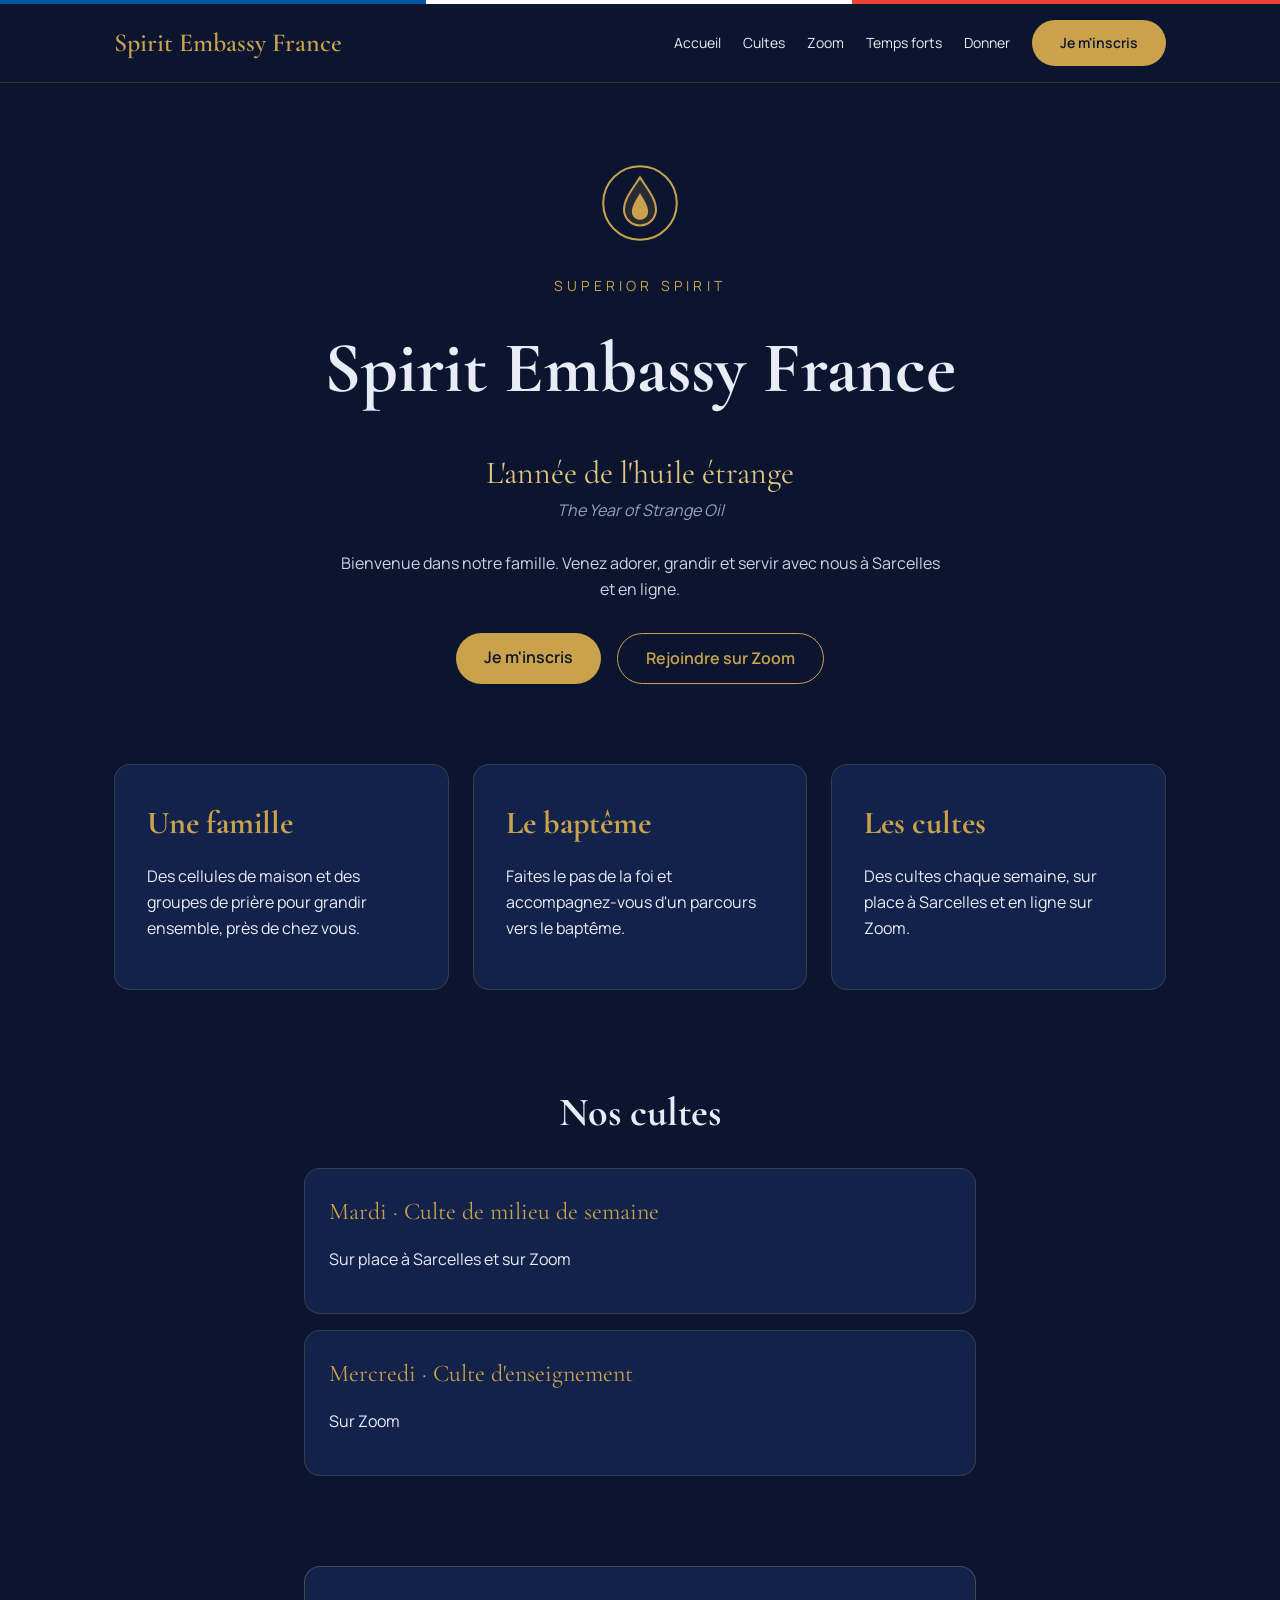
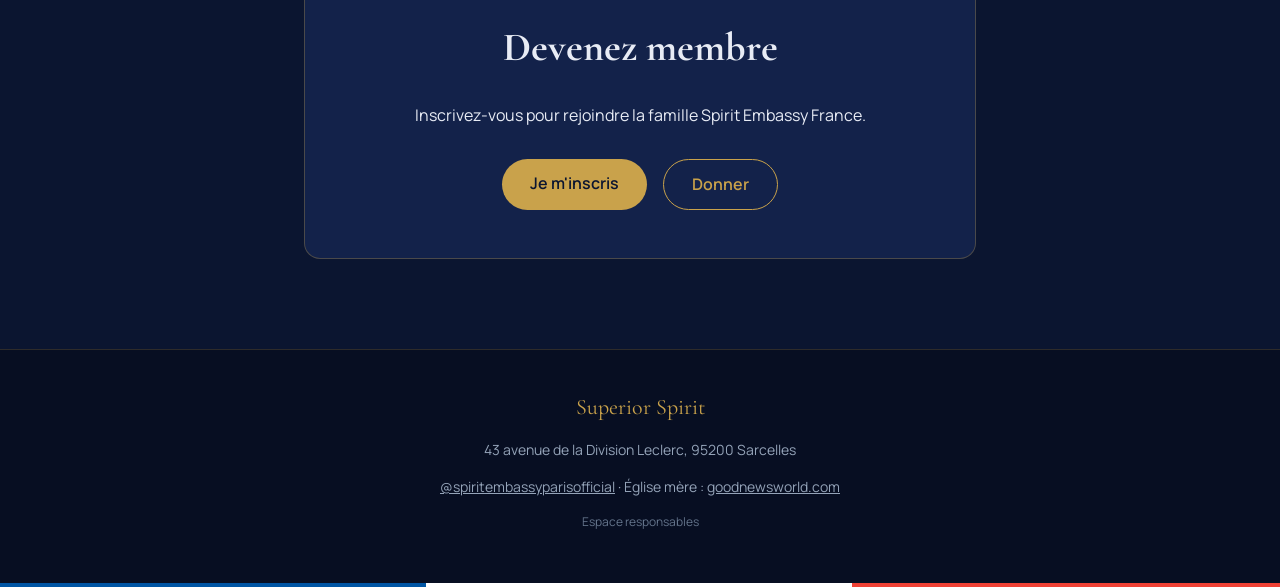
<file: index.html>
<!DOCTYPE html>
<html lang="fr">
<head>
  <meta charset="UTF-8">
  <meta name="viewport" content="width=device-width, initial-scale=1">
  <title>Spirit Embassy France</title>
  <link rel="stylesheet" href="style.css">
  <script src="config.js"></script>
  <script src="liens.js"></script>
</head>
<body>
  <div class="liseret"></div>
  <header>
    <nav>
      <a href="index.html" class="logo" data-c="nom"></a>
      <div class="liens">
        <a href="index.html">Accueil</a>
        <a href="index.html#cultes">Cultes</a>
        <a href="zoom.html">Zoom</a>
        <a href="galerie.html">Temps forts</a>
        <a href="don.html">Donner</a>
        <a href="inscription.html" class="bouton">Je m'inscris</a>
      </div>
    </nav>
  </header>

  <main>
    <section class="hero">
      <svg viewBox="0 0 100 100" fill="none" stroke="#C9A24B" stroke-width="2.5">
        <circle cx="50" cy="50" r="46"/>
        <path d="M50 18 C62 36 70 46 70 58 a20 20 0 0 1 -40 0 C30 46 38 36 50 18 Z" fill="#C9A24B" fill-opacity="0.15"/>
        <path d="M50 40 C56 50 59 55 59 61 a9 9 0 0 1 -18 0 C41 55 44 50 50 40 Z" fill="#C9A24B"/>
      </svg>
      <p class="devise" data-c="devise"></p>
      <h1 data-c="nom"></h1>
      <p class="theme" data-c="theme"></p>
      <p class="theme-en" data-c="themeEn"></p>
      <p class="intro">Bienvenue dans notre famille. Venez adorer, grandir et servir avec nous à Sarcelles et en ligne.</p>
      <div class="boutons">
        <a href="inscription.html" class="bouton">Je m'inscris</a>
        <a href="zoom.html" class="bouton bouton-vide">Rejoindre sur Zoom</a>
      </div>
    </section>

    <section class="piliers">
      <div class="carte"><h2>Une famille</h2><p>Des cellules de maison et des groupes de prière pour grandir ensemble, près de chez vous.</p></div>
      <div class="carte"><h2>Le baptême</h2><p>Faites le pas de la foi et accompagnez-vous d'un parcours vers le baptême.</p></div>
      <div class="carte"><h2>Les cultes</h2><p>Des cultes chaque semaine, sur place à Sarcelles et en ligne sur Zoom.</p></div>
    </section>

    <section class="centre" id="cultes">
      <h2>Nos cultes</h2>
      <div id="cultes-liste"></div>
    </section>

    <section class="centre">
      <div class="appel">
        <h2>Devenez membre</h2>
        <p>Inscrivez-vous pour rejoindre la famille Spirit Embassy France.</p>
        <div class="boutons">
          <a href="inscription.html" class="bouton">Je m'inscris</a>
          <a href="don.html" class="bouton bouton-vide">Donner</a>
        </div>
      </div>
    </section>
  </main>

  <footer>
    <p class="titre" data-c="devise"></p>
    <p data-c="adresse"></p>
    <p><a id="lien-insta" href="#"></a> · Église mère : <a id="lien-mere" href="#">goodnewsworld.com</a></p>
    <p style="font-size:12px;margin-top:14px"><a id="lien-resp" href="#" style="color:#64748b;text-decoration:none">Espace responsables</a></p>
  </footer>
  <div class="liseret"></div>

<script>
const insta = document.getElementById("lien-insta");
insta.href = LIENS.instagram;
insta.textContent = CONFIG.instagramNom;
document.getElementById("lien-mere").href = LIENS.egliseMere;
document.getElementById("lien-resp").href = LIENS.scriptTableau;
</script>
</body>
</html>
</file>
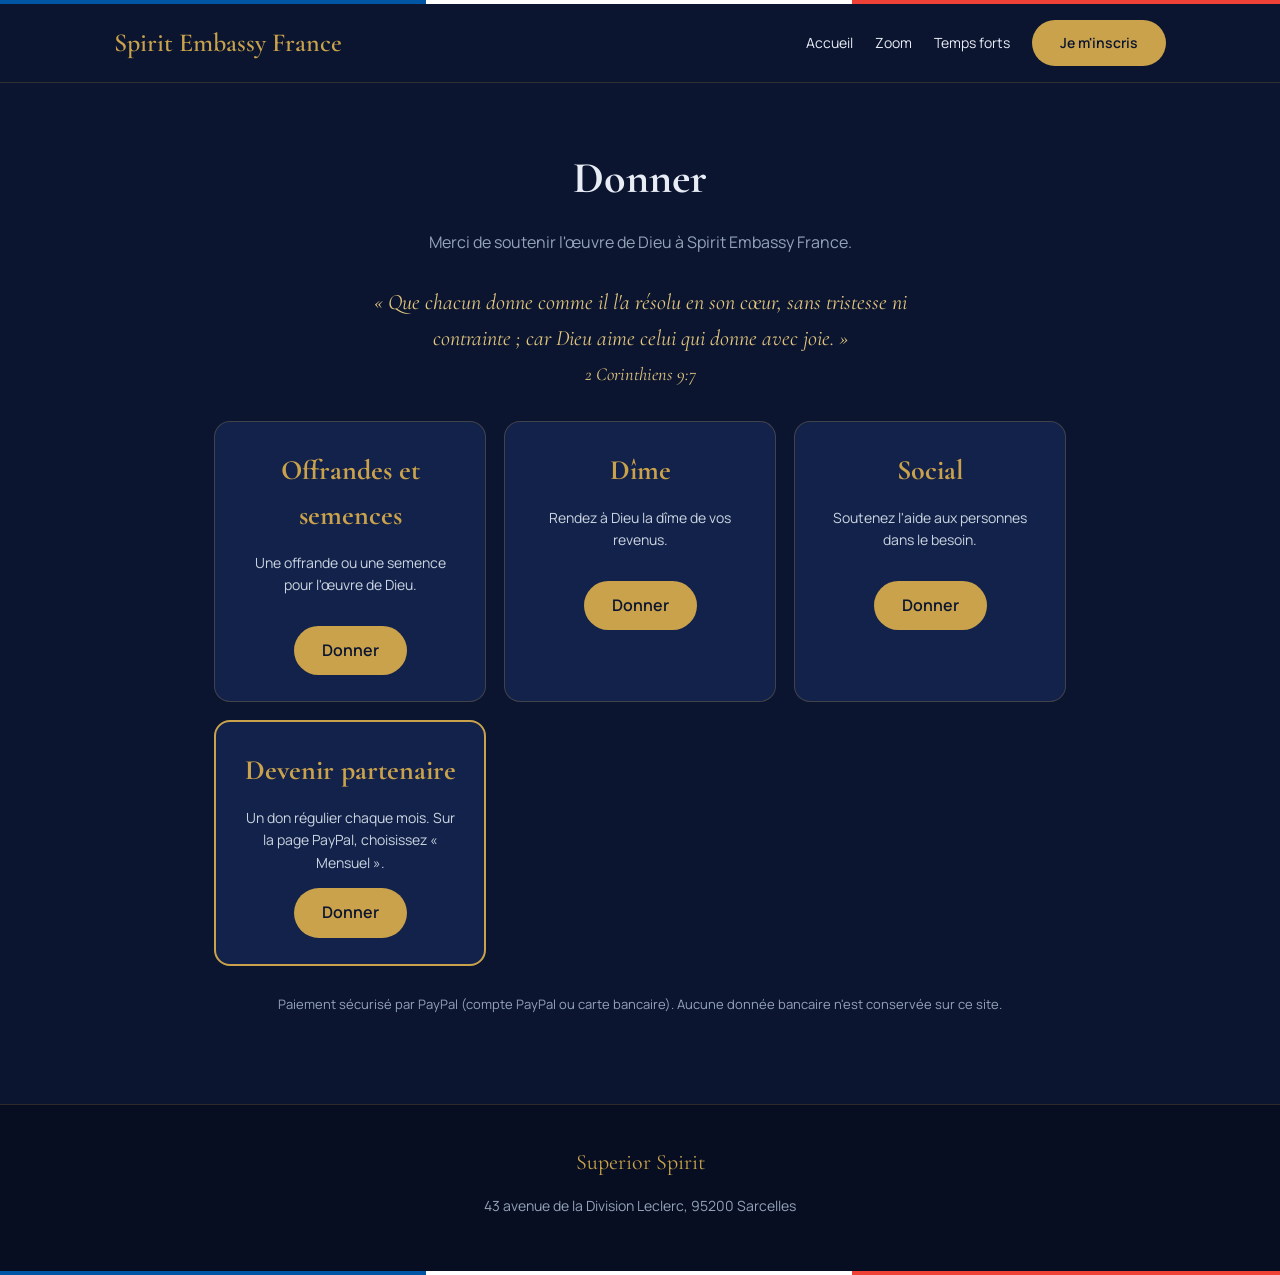
<file: don.html>
<!DOCTYPE html>
<html lang="fr">
<head>
  <meta charset="UTF-8">
  <meta name="viewport" content="width=device-width, initial-scale=1">
  <title>Donner · Spirit Embassy France</title>
  <link rel="stylesheet" href="style.css">
  <script src="config.js"></script>
  <script src="liens.js"></script>
</head>
<body>
  <div class="liseret"></div>
  <header><nav>
    <a href="index.html" class="logo" data-c="nom"></a>
    <div class="liens"><a href="index.html">Accueil</a><a href="zoom.html">Zoom</a><a href="galerie.html">Temps forts</a>
      <a href="inscription.html" class="bouton">Je m'inscris</a></div>
  </nav></header>

  <main>
    <section class="formulaire">
      <h1>Donner</h1>
      <p class="sous">Merci de soutenir l'œuvre de Dieu à Spirit Embassy France.</p>
    </section>
    <p class="verset">« Que chacun donne comme il l'a résolu en son cœur, sans tristesse ni contrainte ; car Dieu aime celui qui donne avec joie. » <br><small>2 Corinthiens 9:7</small></p>

    <div class="dons" id="dons"></div>
    <p class="securite">Paiement sécurisé par PayPal (compte PayPal ou carte bancaire). Aucune donnée bancaire n'est conservée sur ce site.</p>
  </main>

  <footer><p class="titre" data-c="devise"></p><p data-c="adresse"></p></footer>
  <div class="liseret"></div>

<script>
const types = [
  ["Offrandes et semences", "Une offrande ou une semence pour l'œuvre de Dieu."],
  ["Dîme", "Rendez à Dieu la dîme de vos revenus."],
  ["Social", "Soutenez l'aide aux personnes dans le besoin."],
  ["Devenir partenaire", "Un don régulier chaque mois. Sur la page PayPal, choisissez « Mensuel »."]
];
document.getElementById("dons").innerHTML = types.map(([t, d]) => `
  <div class="don-carte ${t === "Devenir partenaire" ? "partenaire" : ""}">
    <h2>${t}</h2><p>${d}</p>
    <a class="bouton" href="${LIENS.paypal}" target="_blank" rel="noopener">Donner</a>
  </div>`).join("");
</script>
</body>
</html>
</file>
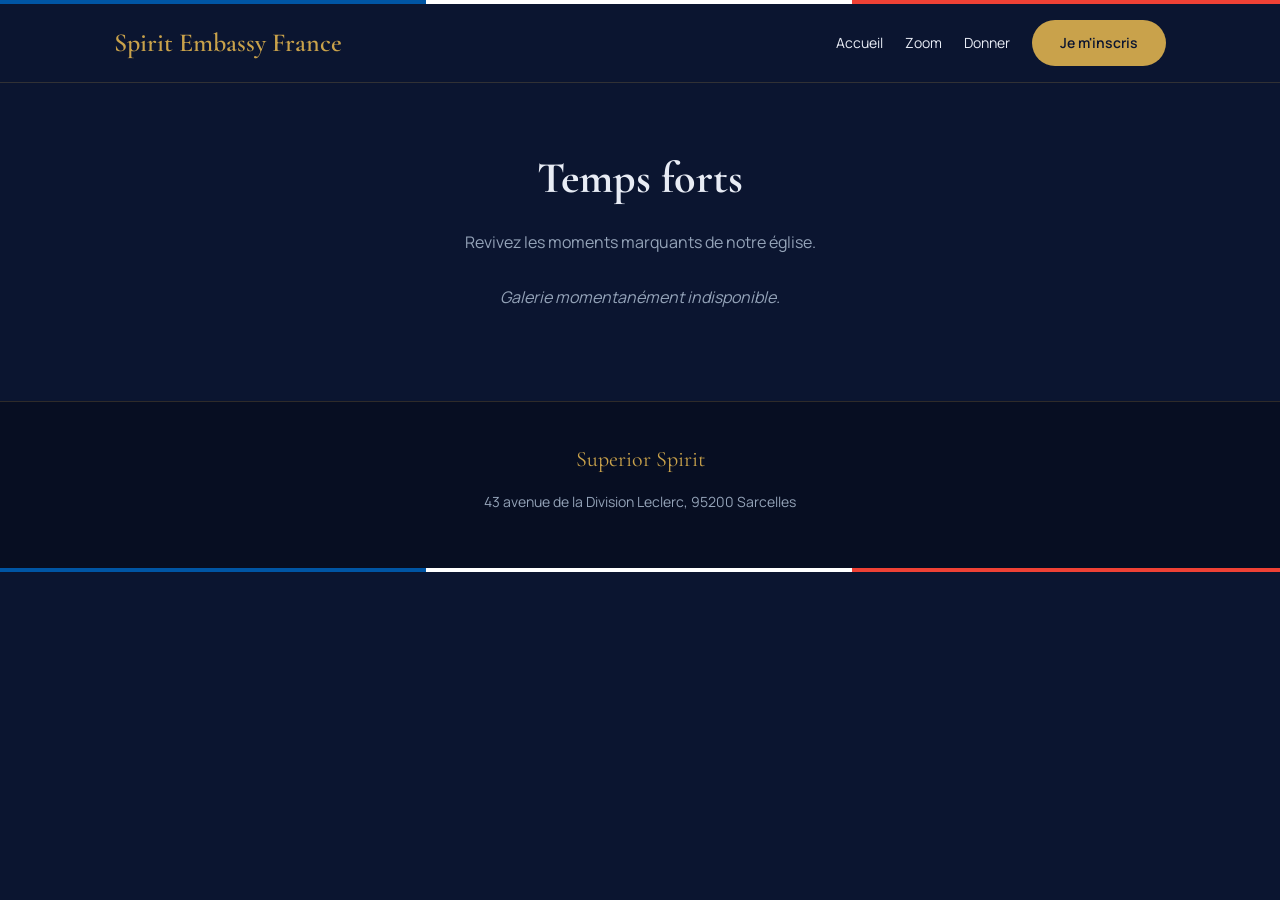
<file: galerie.html>
<!DOCTYPE html>
<html lang="fr">
<head>
  <meta charset="UTF-8">
  <meta name="viewport" content="width=device-width, initial-scale=1">
  <title>Temps forts · Spirit Embassy France</title>
  <link rel="stylesheet" href="style.css">
  <script src="config.js"></script>
  <script src="liens.js"></script>
</head>
<body>
  <div class="liseret"></div>
  <header><nav>
    <a href="index.html" class="logo" data-c="nom"></a>
    <div class="liens"><a href="index.html">Accueil</a><a href="zoom.html">Zoom</a><a href="don.html">Donner</a>
      <a href="inscription.html" class="bouton">Je m'inscris</a></div>
  </nav></header>

  <main>
    <section class="formulaire">
      <h1>Temps forts</h1>
      <p class="sous">Revivez les moments marquants de notre église.</p>
    </section>
    <div class="carrousel" id="carrousel">
      <div class="piste" id="piste"></div>
      <button class="fleche g" id="prec" aria-label="Précédent">‹</button>
      <button class="fleche d" id="suiv" aria-label="Suivant">›</button>
      <div class="points" id="points"></div>
    </div>
    <p class="aucune" id="vide" style="text-align:center"></p>
  </main>

  <footer><p class="titre" data-c="devise"></p><p data-c="adresse"></p></footer>
  <div class="liseret"></div>

<script>
const esc = s => String(s || "").replace(/[&<>"']/g, c => ({"&":"&amp;","<":"<",">":">",'"':"&quot;","'":"&#39;"}[c]));
let n = 0, i = 0, minuteur;
const piste = document.getElementById("piste"), points = document.getElementById("points");

function aller(k) {
  i = (k + n) % n;
  piste.style.transform = "translateX(-" + i * 100 + "%)";
  [...points.children].forEach((p, j) => p.classList.toggle("actif", j === i));
}
function demarrer() { clearInterval(minuteur); minuteur = setInterval(() => aller(i + 1), 5000); }

fetch(LIENS.scriptGalerie).then(r => r.json()).then(liste => {
  n = liste.length;
  if (!n) { document.getElementById("carrousel").classList.add("masque");
            document.getElementById("vide").textContent = "Les photos arrivent bientôt."; return; }
  piste.innerHTML = liste.map(p => `
    <div class="diapo"><img loading="lazy" alt="${esc(p.titre)}"
      src="https://drive.google.com/thumbnail?id=${encodeURIComponent(p.id)}&sz=w1600">
      <div class="legende"><strong>${esc(p.titre)}</strong>${esc(p.date)}</div></div>`).join("");
  points.innerHTML = liste.map((_, j) => `<span data-j="${j}"></span>`).join("");
  aller(0); demarrer();
}).catch(() => {
  document.getElementById("carrousel").classList.add("masque");
  document.getElementById("vide").textContent = "Galerie momentanément indisponible.";
});

document.getElementById("prec").onclick = () => { aller(i - 1); demarrer(); };
document.getElementById("suiv").onclick = () => { aller(i + 1); demarrer(); };
points.onclick = e => { if (e.target.dataset.j) { aller(+e.target.dataset.j); demarrer(); } };
const car = document.getElementById("carrousel");
car.onmouseenter = () => clearInterval(minuteur);
car.onmouseleave = demarrer;
let x0 = null;
car.addEventListener("touchstart", e => x0 = e.touches[0].clientX, { passive: true });
car.addEventListener("touchend", e => {
  if (x0 === null) return;
  const dx = e.changedTouches[0].clientX - x0;
  if (Math.abs(dx) > 40) { aller(i + (dx < 0 ? 1 : -1)); demarrer(); }
  x0 = null;
});
</script>
</body>
</html>
</file>
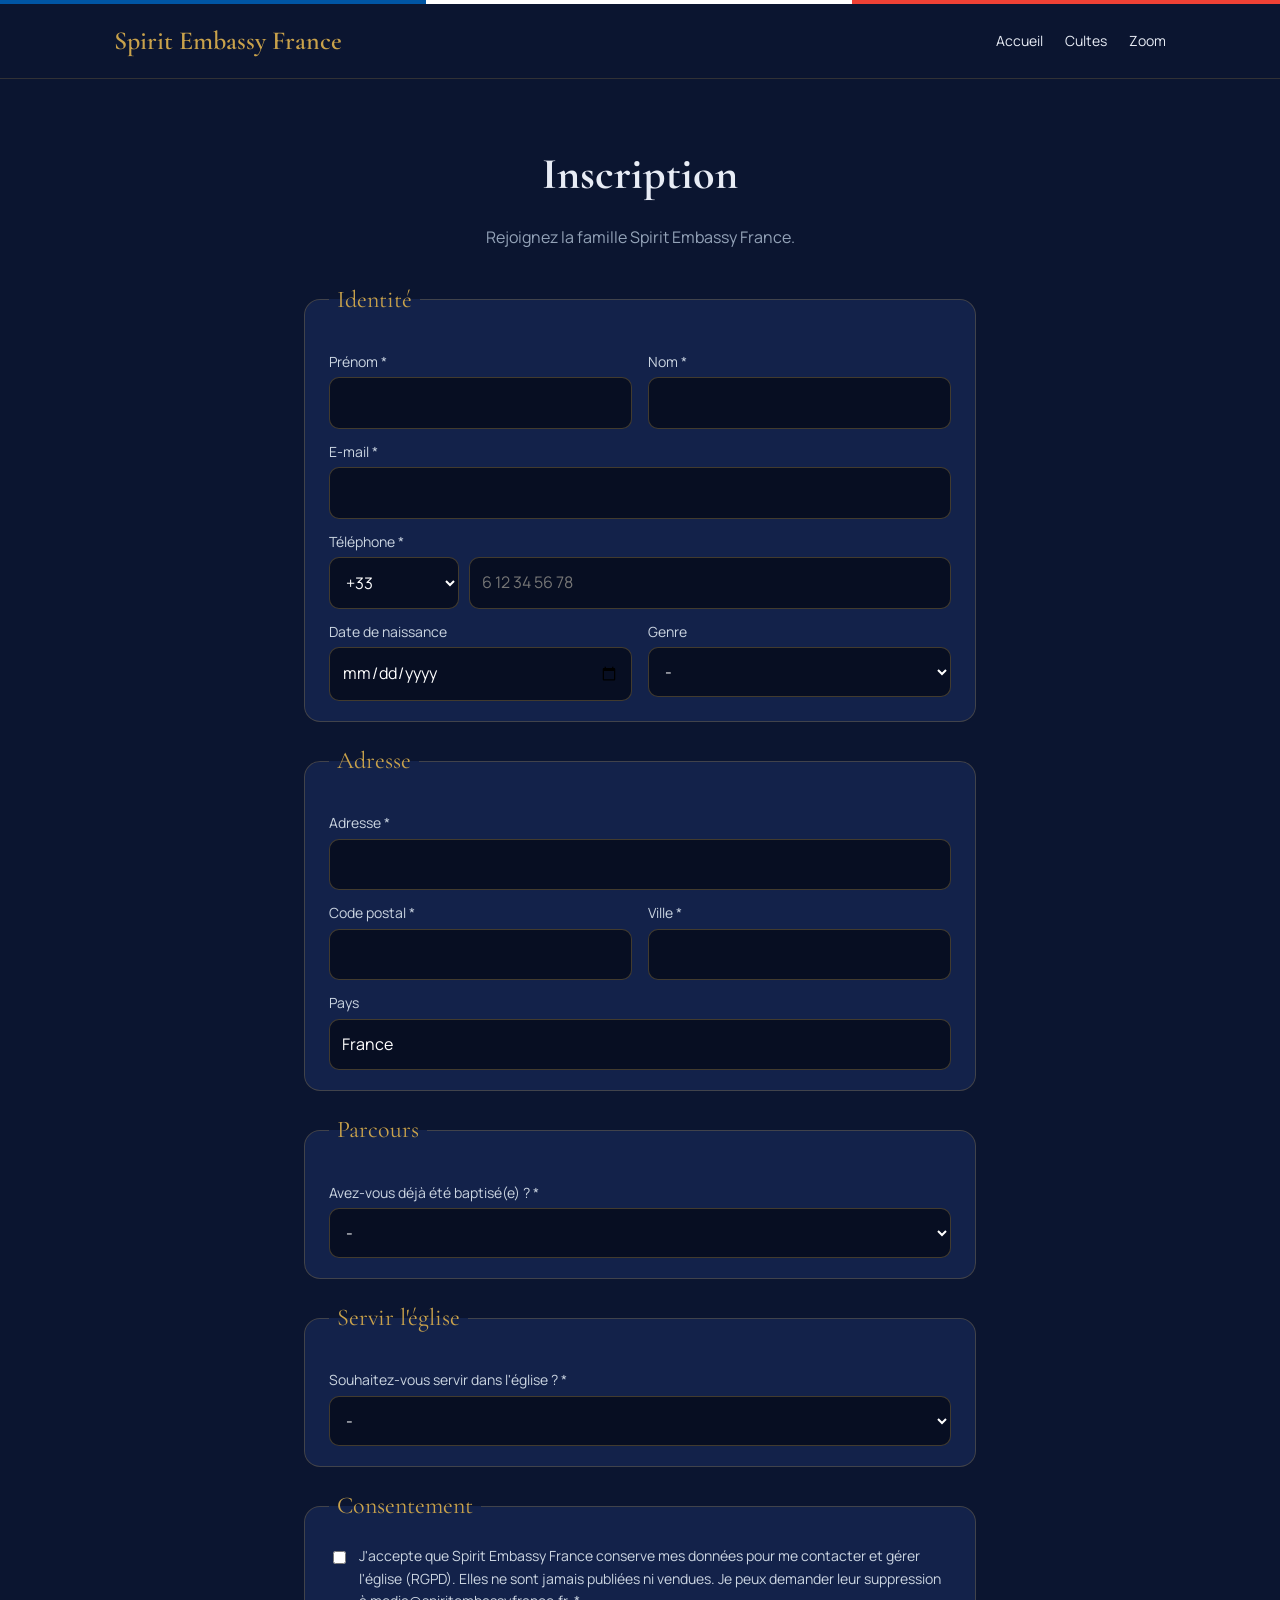
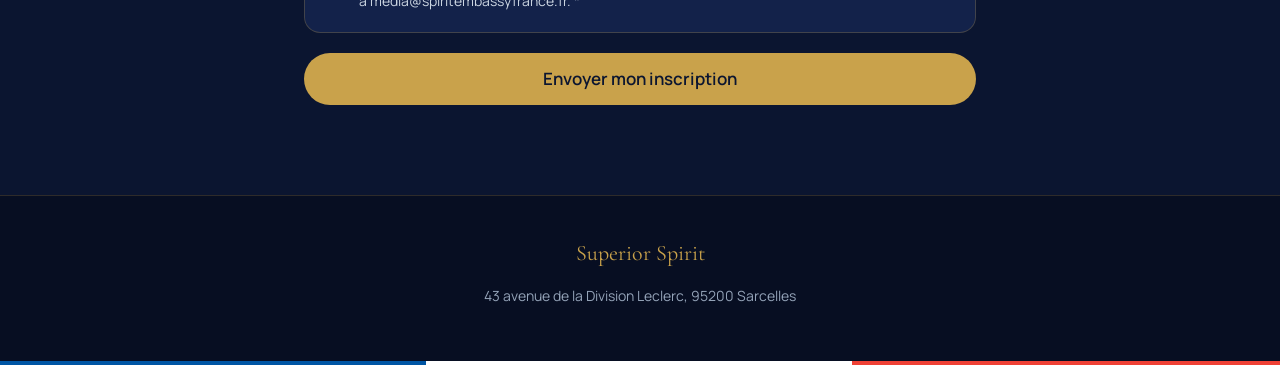
<file: inscription.html>
<!DOCTYPE html>
<html lang="fr">
<head>
  <meta charset="UTF-8">
  <meta name="viewport" content="width=device-width, initial-scale=1">
  <title>Inscription · Spirit Embassy France</title>
  <link rel="stylesheet" href="style.css">
  <script src="config.js"></script>
  <script src="liens.js"></script>
</head>
<body>
  <div class="liseret"></div>
  <header><nav>
    <a href="index.html" class="logo" data-c="nom"></a>
    <div class="liens"><a href="index.html">Accueil</a><a href="index.html#cultes">Cultes</a><a href="zoom.html">Zoom</a></div>
  </nav></header>

  <main class="formulaire">
    <h1>Inscription</h1>
    <p class="sous">Rejoignez la famille Spirit Embassy France.</p>

    <form id="form">
      <fieldset><legend>Identité</legend>
        <div class="ligne">
          <div><label>Prénom *</label><input name="prenom" required maxlength="60"></div>
          <div><label>Nom *</label><input name="nom" required maxlength="60"></div>
        </div>
        <label>E-mail *</label>
        <input type="email" name="email" required maxlength="120"
          pattern="[^@\s]+@[^@\s]+\.[A-Za-z]{2,}"
          title="Entrez une adresse e-mail valide, par exemple nom@exemple.fr">
        <label>Téléphone *</label>
        <div class="tel">
          <select name="indicatif">
            <option>+33</option><option>+32</option><option>+41</option><option>+44</option>
            <option>+1</option><option>+49</option><option>+34</option><option>+39</option>
            <option>+351</option><option>+237</option><option>+243</option><option>+242</option>
            <option>+225</option><option>+221</option><option>+229</option><option>+228</option>
            <option>+234</option><option>+233</option><option>+212</option><option>+213</option>
          </select>
          <input type="tel" name="telephone" required maxlength="15" inputmode="numeric"
            pattern="[0-9 .\-]{6,15}" title="Chiffres uniquement, par exemple 6 12 34 56 78"
            placeholder="6 12 34 56 78">
        </div>
        <div class="ligne">
          <div><label>Date de naissance</label><input type="date" name="naissance" id="naissance" min="1900-01-01"></div>
          <div><label>Genre</label>
            <select name="genre"><option value="">-</option><option>Femme</option><option>Homme</option></select>
          </div>
        </div>
      </fieldset>

      <fieldset><legend>Adresse</legend>
        <label>Adresse *</label><input name="adresse" required maxlength="150">
        <div class="ligne">
          <div><label>Code postal *</label>
            <input name="cp" required maxlength="10" pattern="[A-Za-z0-9 \-]{3,10}"
              title="Code postal valide, par exemple 95200"></div>
          <div><label>Ville *</label><input name="ville" required maxlength="80"></div>
        </div>
        <label>Pays</label><input name="pays" value="France" maxlength="60">
      </fieldset>

      <fieldset><legend>Parcours</legend>
        <label>Avez-vous déjà été baptisé(e) ? *</label>
        <select name="baptise" id="baptise" required>
          <option value="">-</option><option>Non</option><option>Oui</option>
        </select>

        <div id="bloc-non" class="masque">
          <label>Souhaitez-vous être baptisé(e) ?</label>
          <select name="interetBapteme">
            <option>Oui, je souhaite être baptisé(e)</option>
            <option>Je souhaite en savoir plus</option>
            <option selected>Pas pour le moment</option>
          </select>
        </div>

        <div id="bloc-oui" class="masque">
          <label>En quelle année avez-vous été baptisé(e) ?</label>
          <input type="number" name="anneeBapteme" min="1930" max="2100" placeholder="Ex. 2015">
          <label>Souhaitez-vous être rebaptisé(e) ?</label>
          <select name="rebapteme"><option>Non</option><option>Oui</option></select>
        </div>
      </fieldset>

      <fieldset><legend>Servir l'église</legend>
        <label>Souhaitez-vous servir dans l'église ? *</label>
        <select name="servir" id="servir" required>
          <option value="">-</option>
          <option>Oui, je souhaite servir</option>
          <option>Je souhaite en savoir plus</option>
          <option>Pas pour le moment</option>
        </select>

        <div id="bloc-servir" class="masque">
          <label>Dans quel domaine souhaitez-vous servir ?</label>
          <input name="domaine" maxlength="100" placeholder="Ex. : média, louange, accueil, enfants, intercession, logistique...">
          <label>Jours de disponibilité en semaine</label>
          <div class="jours">
            <label><input type="checkbox" name="jours" value="Lundi">Lundi</label>
            <label><input type="checkbox" name="jours" value="Mardi">Mardi</label>
            <label><input type="checkbox" name="jours" value="Mercredi">Mercredi</label>
            <label><input type="checkbox" name="jours" value="Jeudi">Jeudi</label>
            <label><input type="checkbox" name="jours" value="Vendredi">Vendredi</label>
          </div>
        </div>
      </fieldset>

      <fieldset><legend>Consentement</legend>
        <div class="coche">
          <input type="checkbox" name="rgpd" id="rgpd" required>
          <label for="rgpd" style="margin:0">J'accepte que Spirit Embassy France conserve mes données pour me contacter et gérer l'église (RGPD). Elles ne sont jamais publiées ni vendues. Je peux demander leur suppression à <span id="mail-rgpd"></span>. *</label>
        </div>
      </fieldset>

      <input class="cache" name="site" tabindex="-1" autocomplete="off">
      <button class="bouton" type="submit">Envoyer mon inscription</button>
      <p id="message"></p>
    </form>

    <div id="merci" class="merci masque">
      <div class="coche-ok">✓</div>
      <h2>Merci !</h2>
      <p>Votre inscription est bien enregistrée.<br>
         Un ministre vous contactera prochainement. Vous pouvez fermer cette page.</p>
      <p><a href="index.html" class="bouton">Retour à l'accueil</a></p>
      <p><a href="#" id="autre" style="color:#E3C77E;text-decoration:underline">Inscrire une autre personne</a></p>
    </div>
  </main>

  <footer><p class="titre" data-c="devise"></p><p data-c="adresse"></p></footer>
  <div class="liseret"></div>

<script>
document.getElementById("mail-rgpd").textContent = LIENS.email;
document.getElementById("naissance").max = new Date().toISOString().split("T")[0];

const form = document.getElementById("form");
const bouton = form.querySelector("button[type=submit]");
const montrer = (id, oui) => document.getElementById(id).classList.toggle("masque", !oui);

function majChamps() {
  const b = form.baptise.value;
  montrer("bloc-non", b === "Non");
  montrer("bloc-oui", b === "Oui");
  montrer("bloc-servir", form.servir.value === "Oui, je souhaite servir");
}
form.addEventListener("change", majChamps);
majChamps();

function afficherMerci() {
  form.classList.add("masque");
  document.querySelector(".formulaire h1").classList.add("masque");
  document.querySelector(".formulaire .sous").classList.add("masque");
  document.getElementById("merci").classList.remove("masque");
  window.scrollTo({ top: 0, behavior: "smooth" });
}

function afficherFormulaire() {
  document.getElementById("merci").classList.add("masque");
  form.classList.remove("masque");
  document.querySelector(".formulaire h1").classList.remove("masque");
  document.querySelector(".formulaire .sous").classList.remove("masque");
  bouton.disabled = false;
  bouton.textContent = "Envoyer mon inscription";
  majChamps();
  window.scrollTo({ top: 0, behavior: "smooth" });
}

if (localStorage.getItem("inscrit")) afficherMerci();

form.addEventListener("submit", async (e) => {
  e.preventDefault();
  const msg = document.getElementById("message");
  if (form.site.value || bouton.disabled) return;
  const d = new FormData(form);
  d.set("jours", d.getAll("jours").join(", "));
  bouton.disabled = true;
  bouton.textContent = "Envoi en cours… ne fermez pas la page";
  try {
  const r = await fetch(LIENS.scriptInscription, { method: "POST", body: new URLSearchParams(d) });
  const j = await r.json();
  if (!j.ok) throw new Error(j.erreur || "refus");
  localStorage.setItem("inscrit", "1");
  form.reset();
  msg.textContent = "";
  afficherMerci();
} catch (err) {
  bouton.disabled = false;
  bouton.textContent = "Envoyer mon inscription";
  msg.style.color = "#EF4135";
  msg.textContent = "Inscription non enregistrée (" + err.message + "). Réessayez ou écrivez-nous à " + LIENS.email + ".";
}
});

document.getElementById("autre").addEventListener("click", (e) => {
  e.preventDefault();
  localStorage.removeItem("inscrit");
  afficherFormulaire();
});
</script>
</body>
</html>
</file>
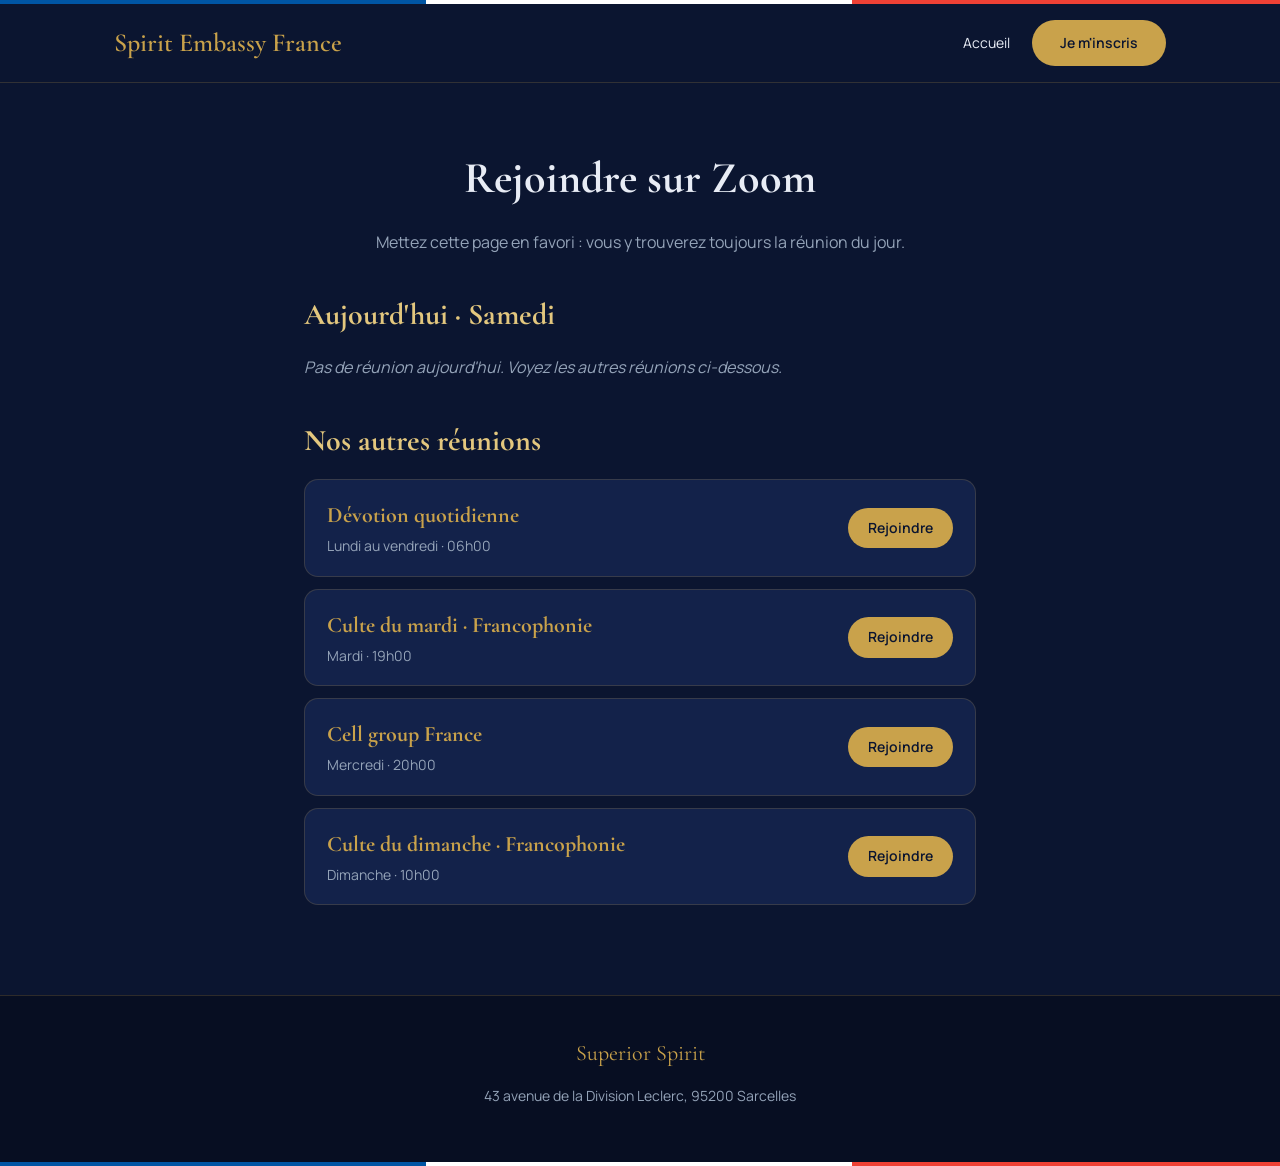
<file: zoom.html>
<!DOCTYPE html>
<html lang="fr">
<head>
  <meta charset="UTF-8">
  <meta name="viewport" content="width=device-width, initial-scale=1">
  <title>Zoom · Spirit Embassy France</title>
  <link rel="stylesheet" href="style.css">
  <script src="config.js"></script>
  <script src="liens.js"></script>
</head>
<body>
  <div class="liseret"></div>
  <header><nav>
    <a href="index.html" class="logo" data-c="nom"></a>
    <div class="liens">
      <a href="index.html">Accueil</a><a href="inscription.html" class="bouton">Je m'inscris</a>
    </div>
  </nav></header>

  <main>
    <section class="formulaire">
      <h1>Rejoindre sur Zoom</h1>
      <p class="sous">Mettez cette page en favori : vous y trouverez toujours la réunion du jour.</p>
    </section>
    <div class="zoom-liste" id="zoom-liste"></div>
  </main>

  <footer><p class="titre" data-c="devise"></p><p data-c="adresse"></p></footer>
  <div class="liseret"></div>

<script>
const ORDRE = ["Lundi","Mardi","Mercredi","Jeudi","Vendredi","Samedi","Dimanche"];
const CODES = { Lundi:"MO", Mardi:"TU", Mercredi:"WE", Jeudi:"TH", Vendredi:"FR", Samedi:"SA", Dimanche:"SU" };
const esc = s => String(s || "").replace(/[&<>"']/g, c => ({"&":"&amp;","<":"<",">":">",'"':"&quot;","'":"&#39;"}[c]));
const urlSure = u => /^https:\/\//.test(u) ? u : "#";

const parts = new Intl.DateTimeFormat("fr-FR", { timeZone:"Europe/Paris", weekday:"long", hour:"2-digit", minute:"2-digit", hour12:false }).formatToParts(new Date());
const get = t => parts.find(p => p.type === t).value;
const jourParis = get("weekday").charAt(0).toUpperCase() + get("weekday").slice(1);
const minutesParis = (+get("hour") % 24) * 60 + +get("minute");

const enDirect = z => {
  const [h, m] = z.heure.split(":").map(Number);
  const debut = h * 60 + m;
  return z.jours.includes(jourParis) && minutesParis >= debut - 10 && minutesParis <= debut + (z.duree || 120);
};

function lienAppli(z) {
  const m = /\/j\/(\d+)(?:\?pwd=([^&]+))?/.exec(z.url);
  if (!m) return "";
  return "zoommtg://zoom.us/join?confno=" + m[1] + (m[2] ? "&pwd=" + m[2] : "");
}

function texteJours(jours) {
  const idx = jours.map(j => ORDRE.indexOf(j)).sort((a, b) => a - b);
  const suite = idx.length > 2 && idx.every((v, i) => i === 0 || v === idx[i - 1] + 1);
  const n = idx.map(i => ORDRE[i]);
  if (suite) return n[0] + " au " + n[n.length - 1].toLowerCase();
  if (n.length === 1) return n[0];
  return n.slice(0, -1).join(", ") + " et " + n[n.length - 1].toLowerCase();
}

function lienCalendrier(z) {
  const [h, m] = z.heure.split(":").map(Number);
  const pad = n => String(n).padStart(2, "0");
  const d = new Date();
  const diff = (ORDRE.indexOf(z.jours[0]) - ORDRE.indexOf(jourParis) + 7) % 7;
  d.setDate(d.getDate() + diff);
  const base = d.getFullYear() + pad(d.getMonth() + 1) + pad(d.getDate());
  const fin = h * 60 + m + (z.duree || 120);
  const p = new URLSearchParams({
    action:"TEMPLATE", text: z.titre + " · " + CONFIG.nom,
    dates: base + "T" + pad(h) + pad(m) + "00/" + base + "T" + pad(Math.floor(fin / 60) % 24) + pad(fin % 60) + "00",
    details:"Rejoindre sur Zoom : " + z.url, ctz:"Europe/Paris",
    recur:"RRULE:FREQ=WEEKLY;BYDAY=" + z.jours.map(j => CODES[j]).join(",")
  });
  return "https://calendar.google.com/calendar/render?" + p;
}

function grandeCarte(z) {
  const appli = lienAppli(z);
  return `
  <div class="zoom-carte aujourdhui">
    <h2>${esc(z.titre)}${enDirect(z) ? '<span class="badge">En direct</span>' : ""}</h2>
    <p class="zoom-quand">Aujourd'hui à ${esc(z.heure).replace(":", "h")} (heure de Paris)</p>
    ${z.id ? `<div class="zoom-ligne"><div><span>ID de réunion</span><br><strong>${esc(z.id)}</strong></div>
      <button class="copier" data-t="${esc(z.id)}">Copier</button></div>` : ""}
    ${z.code ? `<div class="zoom-ligne"><div><span>Code secret</span><br><strong>${esc(z.code)}</strong></div>
      <button class="copier" data-t="${esc(z.code)}">Copier</button></div>` : ""}
    ${z.tel ? `<div class="zoom-ligne"><div><span>Rejoindre par téléphone</span><br>
      <strong><a href="tel:${esc(z.tel.replace(/[^+0-9]/g, ""))}">${esc(z.tel)}</a></strong></div></div>` : ""}
    <div class="zoom-actions">
      <a class="bouton" href="${esc(urlSure(z.url))}" target="_blank" rel="noopener">Rejoindre sur Zoom</a>
      <a class="bouton bouton-vide" href="${esc(lienCalendrier(z))}" target="_blank" rel="noopener">Ajouter au calendrier</a>
    </div>
    ${appli ? `<a class="appli" href="${esc(appli)}">Ouvrir directement l'application Zoom</a>` : ""}
  </div>`;
}

function petiteCarte(z) {
  return `
  <div class="zoom-petite">
    <div>
      <h3>${esc(z.titre)}</h3>
      <p>${esc(texteJours(z.jours))} · ${esc(z.heure).replace(":", "h")}</p>
    </div>
    <a class="bouton" href="${esc(urlSure(z.url))}" target="_blank" rel="noopener">Rejoindre</a>
  </div>`;
}

const parHeure = (a, b) => a.heure.localeCompare(b.heure);
const duJour = LIENS.zoom.filter(z => z.jours.includes(jourParis)).sort(parHeure);
const autres = LIENS.zoom.filter(z => !z.jours.includes(jourParis))
  .sort((a, b) => ORDRE.indexOf(a.jours[0]) - ORDRE.indexOf(b.jours[0]));

let html = `<h2 class="zoom-titre">Aujourd'hui · ${esc(jourParis)}</h2>`;
html += duJour.length ? duJour.map(grandeCarte).join("")
                      : `<p class="aucune">Pas de réunion aujourd'hui. Voyez les autres réunions ci-dessous.</p>`;
if (autres.length) {
  html += `<h2 class="zoom-titre">Nos autres réunions</h2>` + autres.map(petiteCarte).join("");
}
document.getElementById("zoom-liste").innerHTML = html;

document.addEventListener("click", e => {
  const b = e.target.closest(".copier");
  if (!b) return;
  navigator.clipboard.writeText(b.dataset.t).then(() => {
    b.textContent = "Copié ✓";
    setTimeout(() => b.textContent = "Copier", 1800);
  });
});
</script>
</body>
</html>
</file>
<file: style.css>
@import url("https://fonts.googleapis.com/css2?family=Cormorant+Garamond:wght@500;600;700&family=Manrope:wght@400;600&display=swap");

:root { --nuit:#0B1530; --clair:#13224A; --profond:#070E22; --or:#C9A24B; --or2:#E3C77E; }
* { box-sizing: border-box; }
body { margin:0; background:var(--nuit); color:#e8ecf5; font-family:"Manrope",sans-serif; line-height:1.6; }
a { color:inherit; }
h1,h2,h3,.titre { font-family:"Cormorant Garamond",serif; margin:0; }

.liseret { height:4px; background:linear-gradient(90deg,#0055A4 0 33.3%,#fff 33.3% 66.6%,#EF4135 66.6% 100%); }

header { border-bottom:1px solid rgba(201,162,75,.2); }
nav { max-width:1100px; margin:auto; padding:16px 24px; display:flex; justify-content:space-between; align-items:center; flex-wrap:wrap; gap:12px; }
nav .logo { font-family:"Cormorant Garamond",serif; font-size:26px; font-weight:600; color:var(--or); text-decoration:none; }
nav .liens { display:flex; gap:22px; align-items:center; font-size:14px; }
nav .liens a { text-decoration:none; }
nav .liens a:hover { color:var(--or); }

.bouton { display:inline-block; background:var(--or); color:var(--nuit)!important; padding:12px 28px; border-radius:999px; font-weight:600; text-decoration:none; }
.bouton:hover { background:var(--or2); }
.bouton-vide { background:none; border:1px solid var(--or); color:var(--or)!important; }
.bouton-vide:hover { background:rgba(201,162,75,.1); }

.hero { max-width:800px; margin:auto; padding:80px 24px; text-align:center; }
.hero svg { width:80px; height:80px; }
.devise { color:var(--or); letter-spacing:.3em; text-transform:uppercase; font-size:14px; margin-top:24px; }
.hero h1 { font-size:clamp(44px,8vw,72px); font-weight:700; margin-top:12px; }
.theme { font-family:"Cormorant Garamond",serif; font-size:32px; color:var(--or2); margin:20px 0 0; }
.theme-en { color:#94a3b8; font-style:italic; margin:0; }
.hero .intro { max-width:600px; margin:28px auto; color:#cbd5e1; }
.boutons { display:flex; gap:16px; justify-content:center; flex-wrap:wrap; margin-top:30px; }

.piliers { max-width:1100px; margin:auto; padding:0 24px; display:grid; gap:24px; grid-template-columns:repeat(auto-fit,minmax(260px,1fr)); }
.carte { background:var(--clair); border:1px solid rgba(201,162,75,.2); border-radius:16px; padding:24px; margin-bottom:16px; }
.piliers .carte { margin:0; padding:32px; }
.piliers h2 { color:var(--or); font-size:32px; }
.carte-titre { font-family:"Cormorant Garamond",serif; font-size:24px; color:var(--or); margin:0; }

section.centre { max-width:720px; margin:90px auto 0; padding:0 24px; }
section.centre h2 { text-align:center; font-size:40px; margin-bottom:24px; }
.appel { text-align:center; background:var(--clair); border:1px solid rgba(201,162,75,.3); border-radius:16px; padding:48px 24px; }

footer { margin-top:90px; background:var(--profond); border-top:1px solid rgba(201,162,75,.2); padding:40px 24px; text-align:center; font-size:14px; color:#94a3b8; }
footer .titre { font-size:22px; color:var(--or); }
footer a { text-decoration:underline; }

/* Formulaire */
.formulaire { max-width:720px; margin:60px auto 0; padding:0 24px; }
.formulaire h1 { text-align:center; font-size:44px; }
.formulaire .sous { text-align:center; color:#94a3b8; margin-bottom:30px; }
fieldset { border:1px solid rgba(201,162,75,.25); border-radius:16px; padding:20px 24px; margin:0 0 20px; background:var(--clair); }
legend { font-family:"Cormorant Garamond",serif; font-size:24px; color:var(--or); padding:0 8px; }
.ligne { display:grid; gap:16px; grid-template-columns:1fr 1fr; }
label { display:block; font-size:14px; margin:12px 0 4px; color:#cbd5e1; }
input, select, textarea { width:100%; padding:12px; border-radius:10px; border:1px solid rgba(201,162,75,.3); background:var(--profond); color:#fff; font:inherit; font-size:16px; }
input:focus, select:focus { outline:2px solid var(--or); }
.coche { display:flex; gap:10px; align-items:flex-start; }
.coche input { width:auto; margin-top:6px; }
.jours { display:flex; flex-wrap:wrap; gap:14px; }
.jours label { display:flex; gap:6px; align-items:center; margin:0; }
.jours input { width:auto; }
.tel { display:grid; grid-template-columns:130px 1fr; gap:10px; }
button.bouton { border:0; cursor:pointer; font:inherit; font-weight:600; width:100%; font-size:17px; }
button.bouton:disabled { opacity:.6; cursor:wait; }
#message { text-align:center; margin-top:16px; font-weight:600; }
.cache { position:absolute; left:-9999px; }
.masque { display:none; }

.merci { max-width:720px; margin:60px auto 0; padding:48px 24px; text-align:center;
  background:var(--clair); border:1px solid rgba(201,162,75,.4); border-radius:16px; }
.merci .coche-ok { width:72px; height:72px; margin:0 auto 16px; border-radius:50%;
  background:var(--or); color:var(--nuit); font-size:44px; line-height:72px; font-weight:700; }
.merci h2 { font-size:40px; color:var(--or); }
.merci p { color:#cbd5e1; }

/* Page Zoom */
.zoom-liste { max-width:720px; margin:30px auto 0; padding:0 24px; }
.zoom-titre { font-family:"Cormorant Garamond",serif; font-size:30px; color:var(--or2); margin:36px 0 14px; }
.zoom-carte { background:var(--clair); border:1px solid rgba(201,162,75,.3); border-radius:16px; padding:28px; margin-bottom:20px; }
.zoom-carte.aujourdhui { border:2px solid var(--or); box-shadow:0 0 24px rgba(201,162,75,.18); }
.zoom-carte h2 { color:var(--or); font-size:30px; }
.zoom-quand { color:#cbd5e1; margin:4px 0 18px; }
.badge { display:inline-block; background:#EF4135; color:#fff; font-size:12px; font-weight:600; padding:2px 10px; border-radius:999px; margin-left:8px; vertical-align:middle; }
.zoom-ligne { display:flex; justify-content:space-between; align-items:center; gap:10px; padding:10px 0; border-top:1px solid rgba(201,162,75,.15); flex-wrap:wrap; }
.zoom-ligne span { color:#94a3b8; font-size:14px; }
.zoom-ligne strong { font-size:17px; }
.copier { background:none; border:1px solid var(--or); color:var(--or); padding:6px 14px; border-radius:999px; cursor:pointer; font:inherit; font-size:13px; width:auto; }
.copier:hover { background:rgba(201,162,75,.1); }
.zoom-actions { display:flex; gap:12px; flex-wrap:wrap; margin-top:20px; }
.zoom-actions .bouton { flex:1; text-align:center; min-width:180px; }
.aucune { color:#94a3b8; font-style:italic; }
.zoom-petite { background:var(--clair); border:1px solid rgba(201,162,75,.2); border-radius:14px; padding:18px 22px; margin-bottom:12px; display:flex; justify-content:space-between; align-items:center; gap:12px; flex-wrap:wrap; }
.zoom-petite h3 { color:var(--or); font-size:22px; }
.zoom-petite p { margin:2px 0 0; color:#94a3b8; font-size:14px; }
.zoom-petite .bouton { padding:9px 20px; font-size:14px; }
.appli { display:block; text-align:center; margin-top:12px; font-size:13px; color:var(--or2); }

@media (max-width:700px) {
  .ligne { grid-template-columns:1fr; }
  .tel { grid-template-columns:110px 1fr; }
  nav { justify-content:center; }
  nav .liens { gap:14px; }
  .hero { padding:50px 20px; }
  .theme { font-size:26px; }
  .formulaire h1 { font-size:34px; }
}

.dons { max-width:900px; margin:30px auto 0; padding:0 24px; display:grid; gap:18px; grid-template-columns:repeat(auto-fit,minmax(240px,1fr)); }
.don-carte { background:var(--clair); border:1px solid rgba(201,162,75,.25); border-radius:16px; padding:26px; text-align:center; }
.don-carte h2 { color:var(--or); font-size:28px; }
.don-carte p { color:#cbd5e1; font-size:14px; min-height:60px; }
.don-carte.partenaire { border:2px solid var(--or); }
.verset { max-width:640px; margin:0 auto; text-align:center; font-family:"Cormorant Garamond",serif; font-size:22px; font-style:italic; color:var(--or2); padding:0 24px; }
.securite { text-align:center; color:#94a3b8; font-size:13px; margin-top:28px; }

.carrousel { position:relative; max-width:900px; margin:30px auto 0; overflow:hidden; border-radius:16px; border:1px solid rgba(201,162,75,.3); background:var(--profond); }
.piste { display:flex; transition:transform .6s ease; }
.diapo { min-width:100%; position:relative; }
.diapo img { width:100%; height:520px; object-fit:cover; display:block; }
.legende { position:absolute; left:0; right:0; bottom:0; padding:40px 20px 16px; background:linear-gradient(transparent,rgba(7,14,34,.9)); }
.legende strong { font-family:"Cormorant Garamond",serif; font-size:26px; color:var(--or2); display:block; }
.fleche { position:absolute; top:50%; transform:translateY(-50%); background:rgba(7,14,34,.7); color:var(--or); border:1px solid var(--or); width:44px; height:44px; border-radius:50%; font-size:22px; cursor:pointer; width:44px; }
.fleche.g { left:12px; } .fleche.d { right:12px; }
.points { display:flex; justify-content:center; gap:8px; padding:12px; }
.points span { width:10px; height:10px; border-radius:50%; background:#475569; cursor:pointer; }
.points span.actif { background:var(--or); }
@media (max-width:700px) { .diapo img { height:300px; } }
</file>
